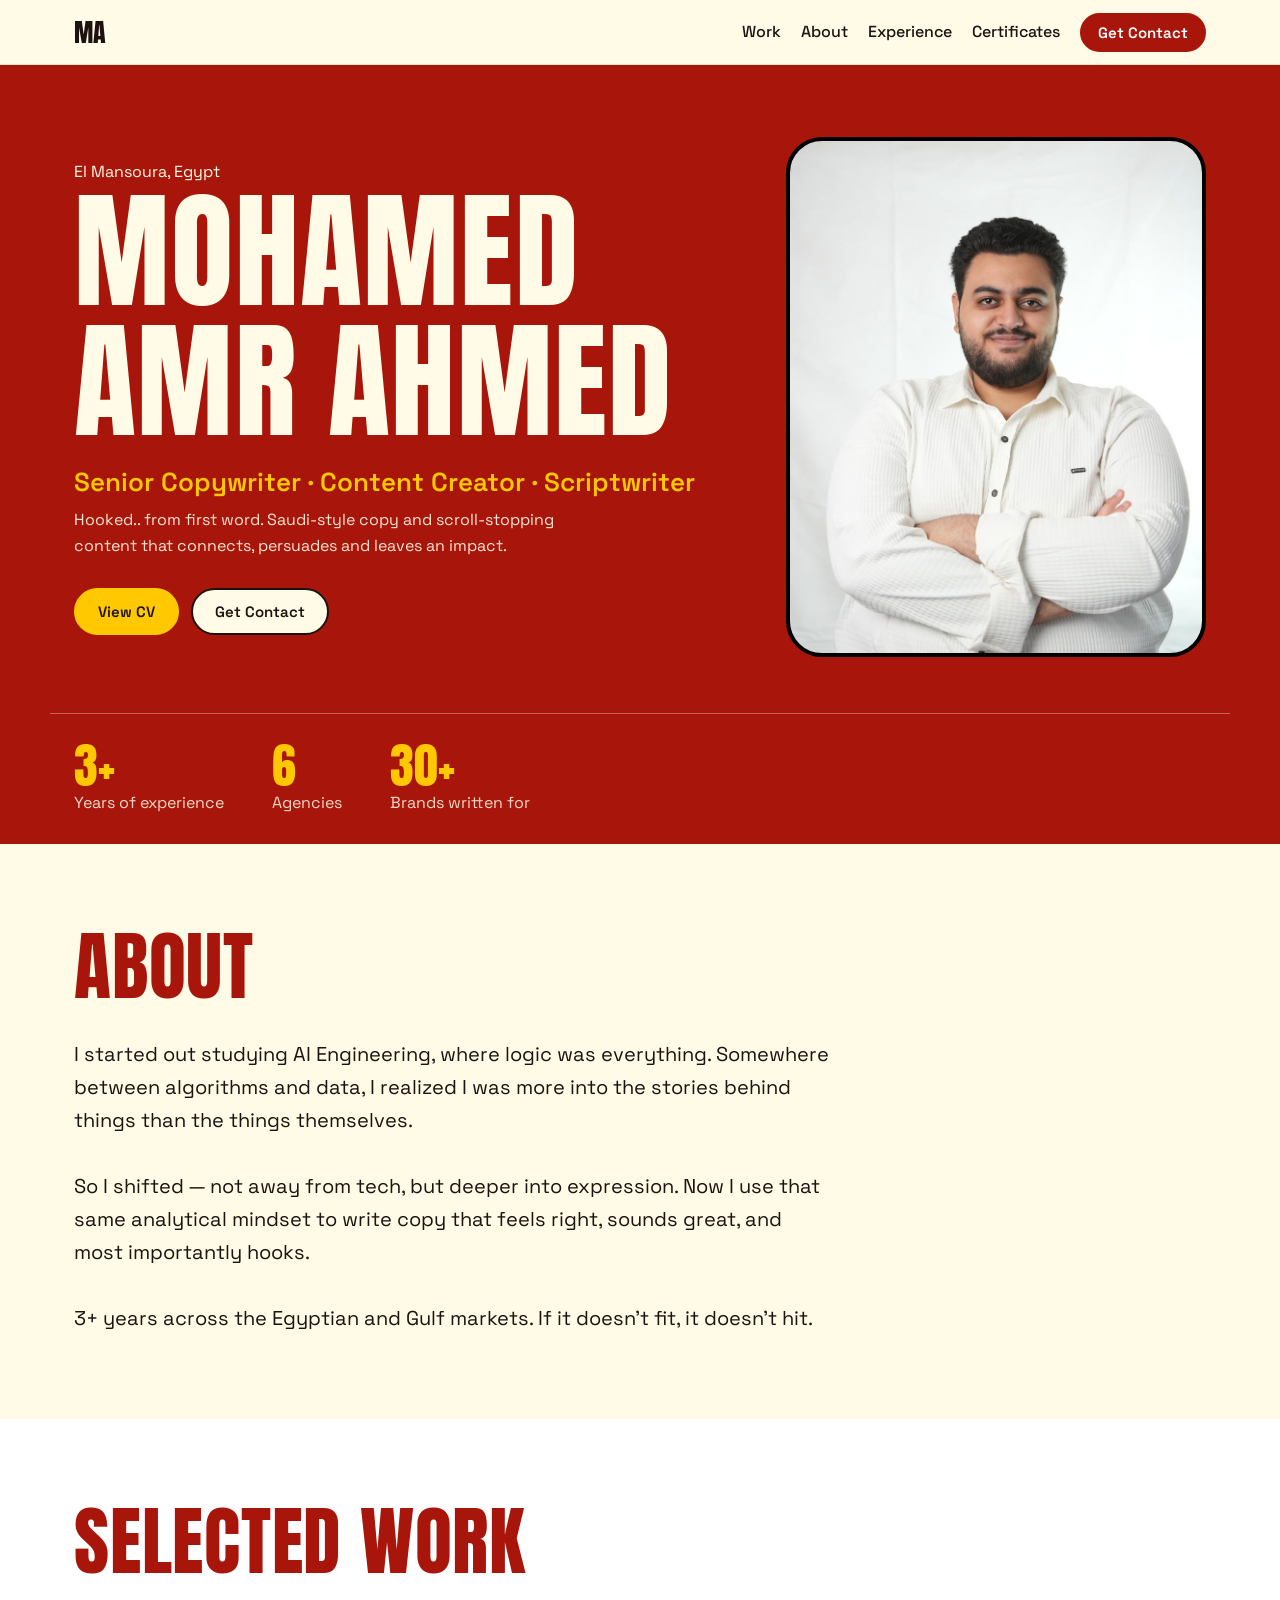
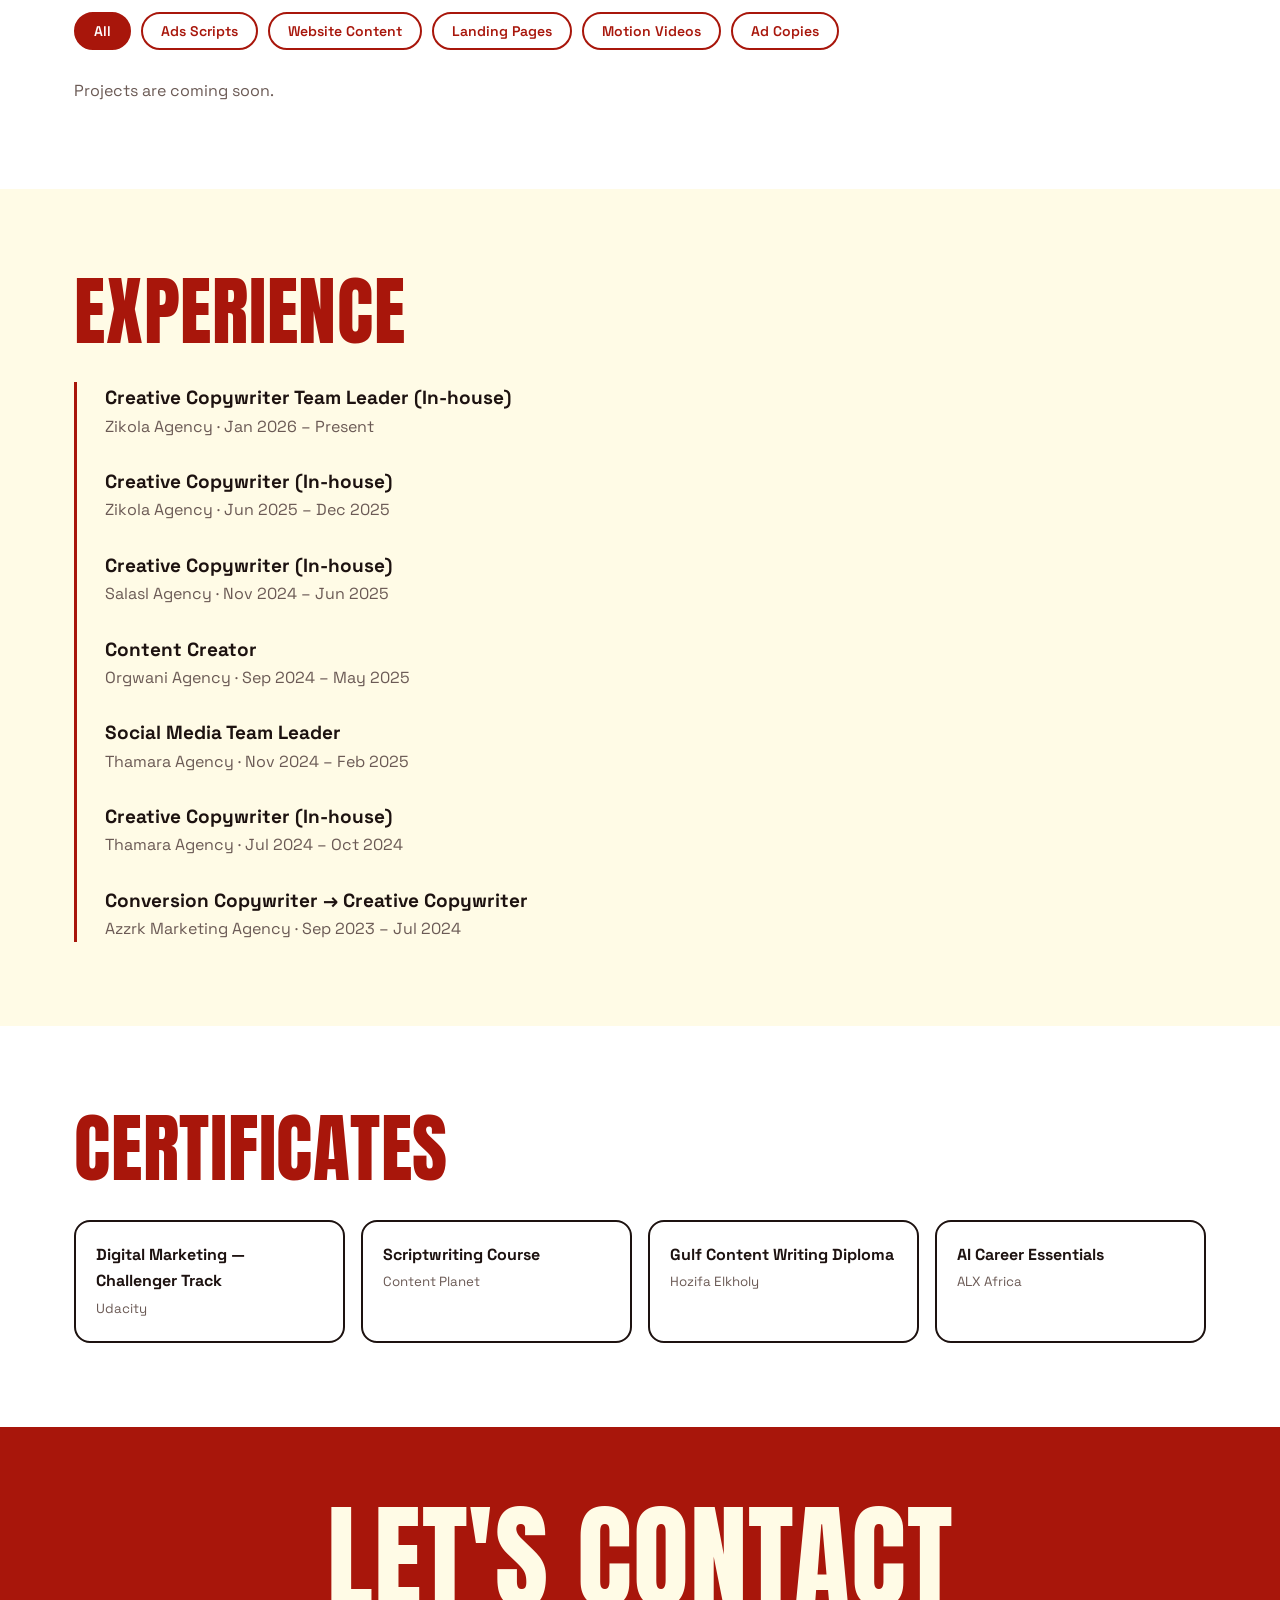
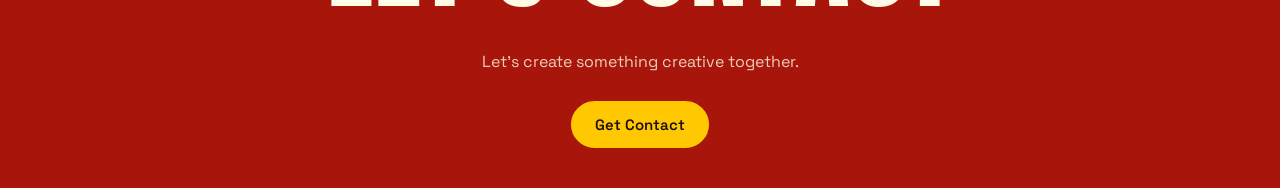
<file: index.html>
<!DOCTYPE html><html lang="en"><head><meta charset="utf-8"><meta name="viewport" content="width=device-width,initial-scale=1">
<title>Mohamed Amr — Senior Copywriter</title>
<link href="https://fonts.googleapis.com/css2?family=Anton&family=Cairo:wght@400;600;800&family=Space+Grotesk:wght@400;500;600&display=swap" rel="stylesheet">
<link rel="stylesheet" href="style.css"></head><body>
<nav><div class="wrap"><a href="#" style="font:26px Anton,Impact;margin:0" id="logo"></a><div class="links"><a href="#work">Work</a><a href="#about">About</a><a href="#exp">Experience</a><a href="#certs">Certificates</a><button class="btn sm red" data-ct>Get Contact</button></div></div></nav>
<header class="hero"><div class="wrap hero-in"><div><p id="loc"></p><h1 id="name"></h1><p class="role" id="title"></p><p class="lead" id="tag"></p>
<div class="cta"><a class="btn gold" id="cv" target="_blank" rel="noopener">View CV</a><button class="btn" data-ct>Get Contact</button></div></div><div class="photo" id="photo"></div></div><div class="wrap stats" id="stats"></div></header>
<section id="about"><div class="wrap"><h2>About</h2><p id="bio"></p></div></section>
<section id="work" style="background:#fff"><div class="wrap"><h2>Selected Work</h2><div class="chips" id="chips"></div><div class="grid" id="grid"></div></div></section>
<section id="exp"><div class="wrap"><h2>Experience</h2><div class="tl" id="tl"></div></div></section>
<section id="certs" style="background:#fff"><div class="wrap"><h2>Certificates</h2><div class="certs" id="cc"></div></div></section>
<footer><div class="wrap"><h2>Let's contact</h2><p>Let's create something creative together.</p><br><button class="btn gold" data-ct>Get Contact</button></div></footer>
<div class="modal" id="m" hidden><div class="box" id="mb"></div></div>
<script src="content.js"></script><script src="common.js"></script><script>
if(typeof loadData==='undefined'){document.body.innerHTML='<div style="max-width:560px;margin:15vh auto;font:16px/1.6 sans-serif"><h2>common.js is missing</h2><p>Upload all files next to index.html.</p></div>'}
const $=id=>document.getElementById(id);let D,cat='All';
const open=h=>{$('mb').innerHTML='<button class="x" aria-label="Close">✕</button>'+h;$('m').hidden=false;$('mb').querySelector('.x').onclick=close};
const close=()=>{$('m').hidden=true;$('mb').innerHTML=''};
$('m').onclick=e=>{if(e.target.id==='m')close()};addEventListener('keydown',e=>e.key==='Escape'&&close());
function grid(){const draft=localStorage.getItem(KEY);const L=D.projects.map((p,i)=>[p,i]).filter(([p])=>(p.url||draft)&&(cat==='All'||p.category===cat));
$('grid').innerHTML=L.length?L.map(([p,i])=>`<div class="card" tabindex="0" data-i="${i}"><div class="th">${thumb(p)}</div><div class="cap"><b dir="auto">${esc(p.title)}</b><small>${esc(p.client)}${p.client&&p.category?' · ':''}${esc(p.category)}</small></div></div>`).join(''):'<p class="empty">Projects are coming soon.</p>';
$('grid').querySelectorAll('.card').forEach(c=>{c.onclick=c.onkeydown=e=>{if(e.type==='keydown'&&e.key!=='Enter')return;const p=D.projects[c.dataset.i];
open(`<div class="media">${full(p)}</div><h3 dir="auto">${esc(p.title)}</h3><small>${esc(p.client)} · ${esc(p.category)}</small><div class="notes">${(p.note||'').split('\n').filter(x=>x.trim()).map(n=>`<p dir="auto">${esc(n)}</p>`).join('')}</div>`)}})}
function chips(){const cs=['All',...D.categories];$('chips').innerHTML=cs.map(c=>`<button class="chip ${c===cat?'on':''}">${esc(c)}</button>`).join('');
$('chips').querySelectorAll('button').forEach((b,i)=>b.onclick=()=>{cat=cs[i];chips();grid()})}
function contact(){const P=D.profile,wa=(P.whatsapp||P.phone||'').replace(/\D/g,'');
open(`<div class="ct"><h3>Get in touch</h3><a href="mailto:${esc(P.email)}">Email <span>${esc(P.email)}</span></a><a href="tel:${esc(P.phone)}">Call <span>${esc(P.phone)}</span></a><a target="_blank" rel="noopener" href="https://wa.me/${wa}">WhatsApp <span>Chat</span></a><a target="_blank" rel="noopener" href="${esc(P.linkedin)}">LinkedIn <span>Profile</span></a><button class="c" id="cp">Copy email <span>⧉</span></button></div>`);
$('cp').onclick=()=>{navigator.clipboard.writeText(P.email);$('cp').firstChild.textContent='Copied '}}
loadData().then(d=>{D=d;const P=d.profile;document.title=P.name+' — '+P.title;
$('logo').textContent=P.name.split(' ').map(w=>w[0]).join('').slice(0,2);$('loc').textContent=P.location;$('name').textContent=P.name;$('title').textContent=P.title;$('tag').textContent=P.tagline;$('bio').textContent=P.bio;
$('cv').href=P.cvUrl||'cv.pdf';
$('photo').style.backgroundImage=P.photo?`url("${P.photo}")`:'';if(!P.photo)$('photo').textContent=P.name.split(' ').map(w=>w[0]).join('').slice(0,2);
$('stats').innerHTML=d.stats.map(s=>`<div><b>${esc(s.n)}</b><span>${esc(s.l)}</span></div>`).join('');
$('tl').innerHTML=d.experience.map(e=>`<div><b>${esc(e.role)}</b><span>${esc(e.company)} · ${esc(e.period)}</span></div>`).join('');
$('cc').innerHTML=d.certs.map(c=>`<div><b>${esc(c.name)}</b><br><small>${esc(c.by)}</small></div>`).join('');
chips();grid();document.querySelectorAll('[data-ct]').forEach(b=>b.onclick=contact)}).catch(fail);
</script></body></html>
</file>
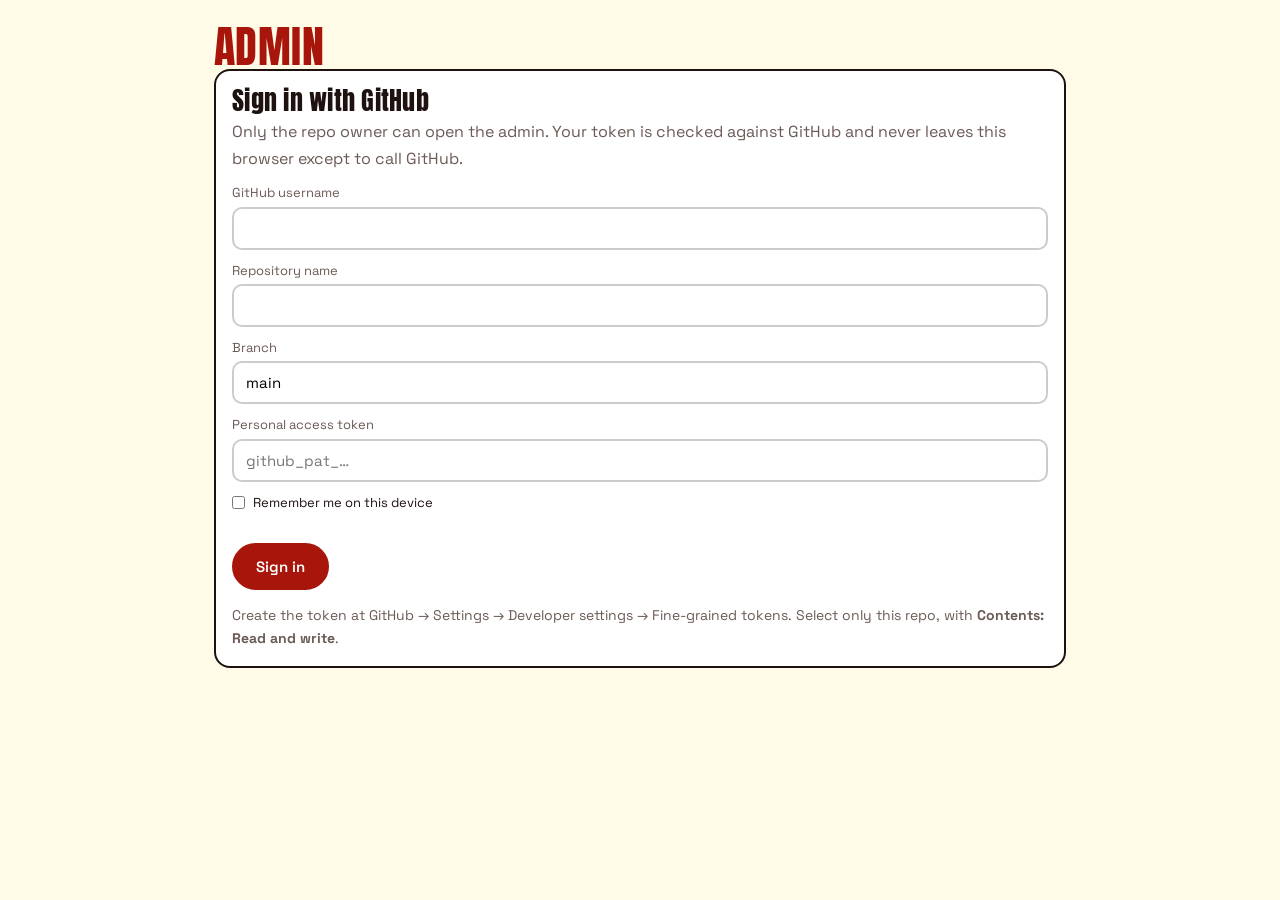
<file: admin.html>
<!DOCTYPE html><html lang="en"><head><meta charset="utf-8"><meta name="viewport" content="width=device-width,initial-scale=1"><meta name="robots" content="noindex">
<title>Admin</title><link href="https://fonts.googleapis.com/css2?family=Anton&family=Cairo&family=Space+Grotesk:wght@400;500;600&display=swap" rel="stylesheet"><link rel="stylesheet" href="style.css">
<style>.ad{max-width:900px;margin:0 auto;padding:24px}.tabs{display:flex;gap:8px;flex-wrap:wrap;margin:16px 0;position:sticky;top:0;background:var(--cream);padding:10px 0;z-index:5}
.row{background:#fff;border:2px solid var(--ink);border-radius:16px;padding:16px;margin-bottom:14px}.rh{display:flex;justify-content:space-between;margin-bottom:8px}.rh button{margin-inline-start:6px;border:1px solid var(--ink);background:none;border-radius:8px;padding:2px 10px;cursor:pointer}
label{display:block;font-size:13px;color:var(--mut);margin:10px 0 3px}input,select,textarea{width:100%;padding:10px 12px;border:2px solid #0003;border-radius:10px;font:15px 'Space Grotesk','Cairo'}textarea{min-height:90px}
.pv{max-width:220px;margin-top:10px;border-radius:10px;overflow:hidden}.pv img,.pv video{width:100%;display:block}#st{color:var(--red);font-weight:600}</style></head><body>
<div class="ad" id="lg" hidden><h1 style="font-size:44px;color:var(--red)">ADMIN</h1><div class="row"><h3 style="font-size:26px;margin-bottom:6px">Sign in with GitHub</h3><p style="color:var(--mut)">Only the repo owner can open the admin. Your token is checked against GitHub and never leaves this browser except to call GitHub.</p>
<label>GitHub username</label><input id="l_owner" autocomplete="username"><label>Repository name</label><input id="l_repo"><label>Branch</label><input id="l_branch" value="main"><label>Personal access token</label><input id="l_token" type="password" autocomplete="current-password" placeholder="github_pat_…">
<label style="display:flex;gap:8px;align-items:center;color:var(--ink)"><input type="checkbox" id="l_rem" style="width:auto"> Remember me on this device</label><br><button class="btn red" id="lb" onclick="login()">Sign in</button> <span id="lm" style="color:var(--red);font-weight:600"></span>
<p style="color:var(--mut);font-size:14px;margin-top:14px">Create the token at GitHub → Settings → Developer settings → Fine-grained tokens. Select only this repo, with <b>Contents: Read and write</b>.</p></div></div>
<div class="ad" id="app" hidden><h1 style="font-size:44px;color:var(--red)">ADMIN</h1><p>Changes save in this browser instantly (the site shows them to you as a preview). Use <b>Publish</b> to make them live for everyone. <span id="st"></span></p>
<div class="tabs" id="tabs"></div><div id="v"></div></div>
<script src="content.js"></script><script src="common.js"></script><script>
let D,T='projects';
const S={projects:[['title','Project title'],['client','Client'],['category','Category','cat'],['type','Type','sel:image,video'],['url','Image or video link (YouTube, Vimeo, Drive, direct .mp4/.jpg)'],['note','Description / comments — one per line','area']],
experience:[['role','Role'],['company','Company'],['period','Period']],stats:[['n','Number'],['l','Label']],certs:[['name','Certificate'],['by','Issuer']]};
const P=[['name','Name'],['title','Title'],['tagline','Tagline'],['bio','About (bio)','area'],['email','Email'],['phone','Phone'],['whatsapp','WhatsApp number (digits only)'],['linkedin','LinkedIn URL'],['cvUrl','CV file or link'],['photo','Photo link (optional)'],['location','Location']];
const $=id=>document.getElementById(id),save=()=>{localStorage.setItem(KEY,JSON.stringify(D));$('st').textContent='Saved locally ✓'};
const fld=(k,i,f,l,t,v)=>{const h=`oninput="up('${k}',${i},'${f}',this.value)"`;
return`<label>${l}</label>`+(t==='area'?`<textarea dir="auto" ${h}>${esc(v)}</textarea>`:t==='cat'?`<select ${h}>${D.categories.map(c=>`<option ${c===v?'selected':''}>${esc(c)}</option>`).join('')}</select>`:t&&t.startsWith('sel')?`<select ${h}>${t.slice(4).split(',').map(c=>`<option ${c===v?'selected':''}>${c}</option>`).join('')}</select>`:`<input dir="auto" value="${esc(v)}" ${h}>`)};
function up(k,i,f,v){if(k==='profile')D.profile[f]=v;else{D[k][i][f]=v;const e=$('pv'+i);if(k==='projects'&&e&&(f==='url'||f==='type'))e.innerHTML=thumb(D.projects[i])}save()}
const mv=(k,i,d)=>{const a=D[k],j=i+d;if(j<0||j>=a.length)return;[a[i],a[j]]=[a[j],a[i]];save();draw()};
const rm=(k,i)=>{if(confirm('Delete this item?')){D[k].splice(i,1);save();draw()}};
const add=k=>{D[k].push(Object.fromEntries(S[k].map(([f])=>[f,f==='type'?'image':f==='category'?D.categories[0]:''])));save();draw()};
function draw(){$('tabs').innerHTML=['projects','profile','experience','stats','certs','publish'].map(t=>`<button class="chip ${t===T?'on':''}" onclick="T='${t}';draw()">${t[0].toUpperCase()+t.slice(1)}</button>`).join('');
const v=$('v');
if(T==='profile')v.innerHTML=P.map(([f,l,t])=>fld('profile',0,f,l,t,D.profile[f])).join('')+`<label>Project categories (comma separated)</label><input value="${esc(D.categories.join(', '))}" oninput="D.categories=this.value.split(',').map(s=>s.trim()).filter(Boolean);save()">`;
else if(T==='publish')pub();
else v.innerHTML=D[T].map((r,i)=>`<div class="row"><div class="rh"><b>#${i+1}</b><span><button onclick="mv('${T}',${i},-1)">↑</button><button onclick="mv('${T}',${i},1)">↓</button><button onclick="rm('${T}',${i})">✕</button></span></div>${S[T].map(([f,l,t])=>fld(T,i,f,l,t,r[f])).join('')}${T==='projects'?`<div class="pv" id="pv${i}">${thumb(r)}</div>`:''}</div>`).join('')+`<button class="btn red" onclick="add('${T}')">+ Add</button>`}
function pub(){$('v').innerHTML=`<div class="row"><p>Signed in as <b>${esc(G.owner)}/${esc(G.repo)}</b> (${esc(G.branch)})</p><button class="btn red" onclick="publish()">Publish to GitHub</button> <span id="pm"></span></div>
<div class="row"><button class="btn" onclick="exp()">Export content.js</button> <label style="display:inline-block" class="btn">Import .json<input type="file" accept=".json" hidden onchange="imp(this)"></label> <button class="btn" onclick="if(confirm('Discard local changes and reload the published version?')){localStorage.removeItem(KEY);location.reload()}">Discard draft</button> <button class="btn" onclick="logout()">Sign out</button></div>`}
async function publish(){const u='/repos/'+G.owner+'/'+G.repo+'/contents/content.js';$('pm').textContent='Publishing…';
try{const r=await gh(u+'?ref='+G.branch);const sha=r.ok?(await r.json()).sha:undefined;
const w=await gh(u,{method:'PUT',body:JSON.stringify({message:'Update portfolio content',branch:G.branch,sha,content:btoa(unescape(encodeURIComponent('window.PF_DATA='+JSON.stringify(D,null,1)+';\n')))})});
$('pm').textContent=w.ok?'Published ✓ — live in about a minute.':'Failed ('+w.status+'): check the token permissions or sign in again.'}catch(e){$('pm').textContent='Network error.'}}
function exp(){const a=document.createElement('a');a.href=URL.createObjectURL(new Blob(['window.PF_DATA='+JSON.stringify(D,null,1)+';\n'],{type:'text/javascript'}));a.download='content.js';a.click()}
function imp(i){const f=i.files[0];if(!f)return;f.text().then(t=>{D=JSON.parse(t);save();draw()})}
const GK='pf_gh:'+location.pathname.replace(/[^/]*$/,'');let G=null;
const gh=(p,o={})=>fetch('https://api.github.com'+p,{...o,headers:{Authorization:'Bearer '+G.token,Accept:'application/vnd.github+json'}});
async function verify(g){G=g;try{const r=await gh('/repos/'+g.owner+'/'+g.repo);if(r.status===401)return'Invalid or expired token.';if(r.status===404)return'Repo not found, or this token has no access to it.';const j=await r.json();
if(j.owner.login.toLowerCase()!==g.owner.toLowerCase())return'Username does not match the repo owner.';if(!j.permissions||!j.permissions.push)return'This token cannot write to the repo. It needs Contents: Read and write.';return''}catch(e){return'Network error. Check your connection.'}}
async function login(){const g=Object.fromEntries(['owner','repo','branch','token'].map(f=>[f,$('l_'+f).value.trim()]));if(Object.values(g).some(v=>!v)){$('lm').textContent='Fill in all fields.';return}
$('lb').disabled=true;$('lm').textContent='Checking…';const e=await verify(g);$('lb').disabled=false;if(e){$('lm').textContent=e;G=null;return}
(($('l_rem').checked)?localStorage:sessionStorage).setItem(GK,JSON.stringify(g));enter()}
function logout(){localStorage.removeItem(GK);sessionStorage.removeItem(GK);location.reload()}
function enter(){$('lg').hidden=true;$('app').hidden=false;loadData().then(d=>{D=d;draw()}).catch(fail)}
(async()=>{const s=localStorage.getItem(GK)||sessionStorage.getItem(GK);if(s&&!(await verify(JSON.parse(s)))){return enter()}
const h=location.hostname;if(h.endsWith('.github.io')){$('l_owner').value=h.split('.')[0];$('l_repo').value=location.pathname.split('/')[1]||h}$('lg').hidden=false})();
</script></body></html>
</file>
<file: style.css>
:root{--red:#A8160B;--red2:#7d0f07;--cream:#FFFBE6;--ink:#1d1210;--gold:#FFC800;--mut:#6b5a55}
*{box-sizing:border-box;margin:0}html{scroll-behavior:smooth}
body{font:16px/1.65 'Space Grotesk','Cairo',sans-serif;background:var(--cream);color:var(--ink)}
h1,h2,h3{font-family:'Anton',Impact,'Arial Narrow Bold','Cairo',sans-serif;font-weight:400;line-height:1.02;letter-spacing:.01em}
a{color:inherit}.wrap{max-width:1180px;margin:auto;padding:0 24px}
nav{position:sticky;top:0;z-index:20;background:#fffbe6e6;backdrop-filter:blur(10px);border-bottom:1px solid #a8160b22}
nav .wrap{display:flex;align-items:center;justify-content:space-between;height:64px;gap:16px}
nav a{text-decoration:none;margin-inline-end:20px;font-weight:500}nav .links{display:flex;align-items:center}
@media(max-width:700px){nav .links a{display:none}}
.btn{display:inline-block;border:2px solid var(--ink);background:var(--cream);color:var(--ink);padding:12px 22px;border-radius:999px;font:600 15px 'Space Grotesk',sans-serif;cursor:pointer;text-decoration:none}
.btn:hover{transform:translateY(-2px)}.btn.gold{background:var(--gold);border-color:var(--gold)}.btn.red{background:var(--red);border-color:var(--red);color:#fff}.btn.sm{padding:8px 16px}
.hero{background:var(--red);color:var(--cream);padding:72px 0 0}
.hero-in{display:grid;grid-template-columns:1.4fr 1fr;gap:40px;align-items:center}
@media(max-width:800px){.hero-in{grid-template-columns:1fr}}
.hero h1{font-size:clamp(56px,10vw,128px);text-transform:uppercase}
.role{font:600 clamp(18px,2.4vw,26px) 'Space Grotesk';color:var(--gold);margin:18px 0 8px}
.lead{max-width:520px;opacity:.9;margin-bottom:28px}.cta{display:flex;gap:12px;flex-wrap:wrap}
.photo{aspect-ratio:4/5;max-height:520px;margin-inline-start:auto;width:100%;max-width:420px;background-position:top center;border-radius:36px;border:4px solid #000;background:var(--red2) center/cover;display:grid;place-items:center;font:96px Anton,Impact;color:var(--gold);overflow:hidden}
.stats{display:flex;gap:48px;flex-wrap:wrap;margin-top:56px;padding:28px 24px;border-top:1px solid #fffbe655}
.stats b{display:block;font:48px/1 Anton;color:var(--gold)}.stats span{opacity:.85}
section{padding:84px 0}h2{font-size:clamp(40px,6vw,76px);color:var(--red);margin-bottom:32px;text-transform:uppercase}
#bio{max-width:760px;font-size:20px;white-space:pre-line}
.chips{display:flex;gap:10px;flex-wrap:wrap;margin-bottom:28px}
.chip{border:2px solid var(--red);color:var(--red);background:none;padding:8px 18px;border-radius:999px;font:600 14px 'Space Grotesk';cursor:pointer}
.chip.on{background:var(--red);color:#fff}
.grid{columns:3 280px;column-gap:20px}
.card{break-inside:avoid;margin-bottom:20px;background:#fff;border:2px solid var(--ink);border-radius:20px;overflow:hidden;cursor:pointer;transition:.2s}
.card:hover{transform:translateY(-4px);box-shadow:6px 6px 0 var(--red)}
.card .th{background:#1d1210}.card img,.card video{display:block;width:100%}
.ph{aspect-ratio:4/3;display:grid;place-items:center;font-size:44px;color:var(--gold);background:var(--red2)}
.card .cap{padding:14px 18px}.card small{color:var(--mut)}.card b{display:block;font-size:17px}
.empty{color:var(--mut)}
.tl{border-inline-start:3px solid var(--red);padding-inline-start:28px;display:grid;gap:26px;max-width:760px}
.tl b{font-size:19px;display:block}.tl span{color:var(--mut)}
.certs{display:grid;grid-template-columns:repeat(auto-fit,minmax(240px,1fr));gap:16px}
.certs div{padding:20px;border:2px solid var(--ink);border-radius:16px;background:#fff}.certs small{color:var(--mut)}
footer{background:var(--red);color:var(--cream);padding:72px 0 40px;text-align:center}
footer h2{color:var(--cream);font-size:clamp(48px,9vw,120px)}footer p{margin-top:28px;opacity:.8}
.modal{position:fixed;inset:0;background:#000b;z-index:50;display:grid;place-items:center;padding:20px;overflow:auto}
.modal[hidden]{display:none}
.box{background:var(--cream);border-radius:24px;max-width:920px;width:100%;max-height:92vh;overflow:auto;position:relative;padding:24px}
.box .x{position:absolute;top:12px;inset-inline-end:14px;background:var(--ink);color:#fff;border:0;width:36px;height:36px;border-radius:50%;font-size:18px;cursor:pointer;z-index:2}
.media img,.media video,.media iframe{width:100%;border-radius:14px;display:block;border:0;max-height:70vh;object-fit:contain;background:#000}
.media iframe{aspect-ratio:16/9;height:auto}
.box h3{font-size:34px;margin:18px 0 4px;color:var(--red)}.notes{margin-top:14px;display:grid;gap:10px}
.notes p{background:#fff;border-inline-start:5px solid var(--gold);padding:10px 14px;border-radius:8px}
.ct{max-width:460px}.ct a,.ct button.c{display:flex;justify-content:space-between;width:100%;padding:14px 18px;margin-top:10px;border:2px solid var(--ink);border-radius:14px;background:#fff;text-decoration:none;font:500 16px 'Space Grotesk';cursor:pointer;color:var(--ink)}
:focus-visible{outline:3px solid var(--gold);outline-offset:2px}
</file>
